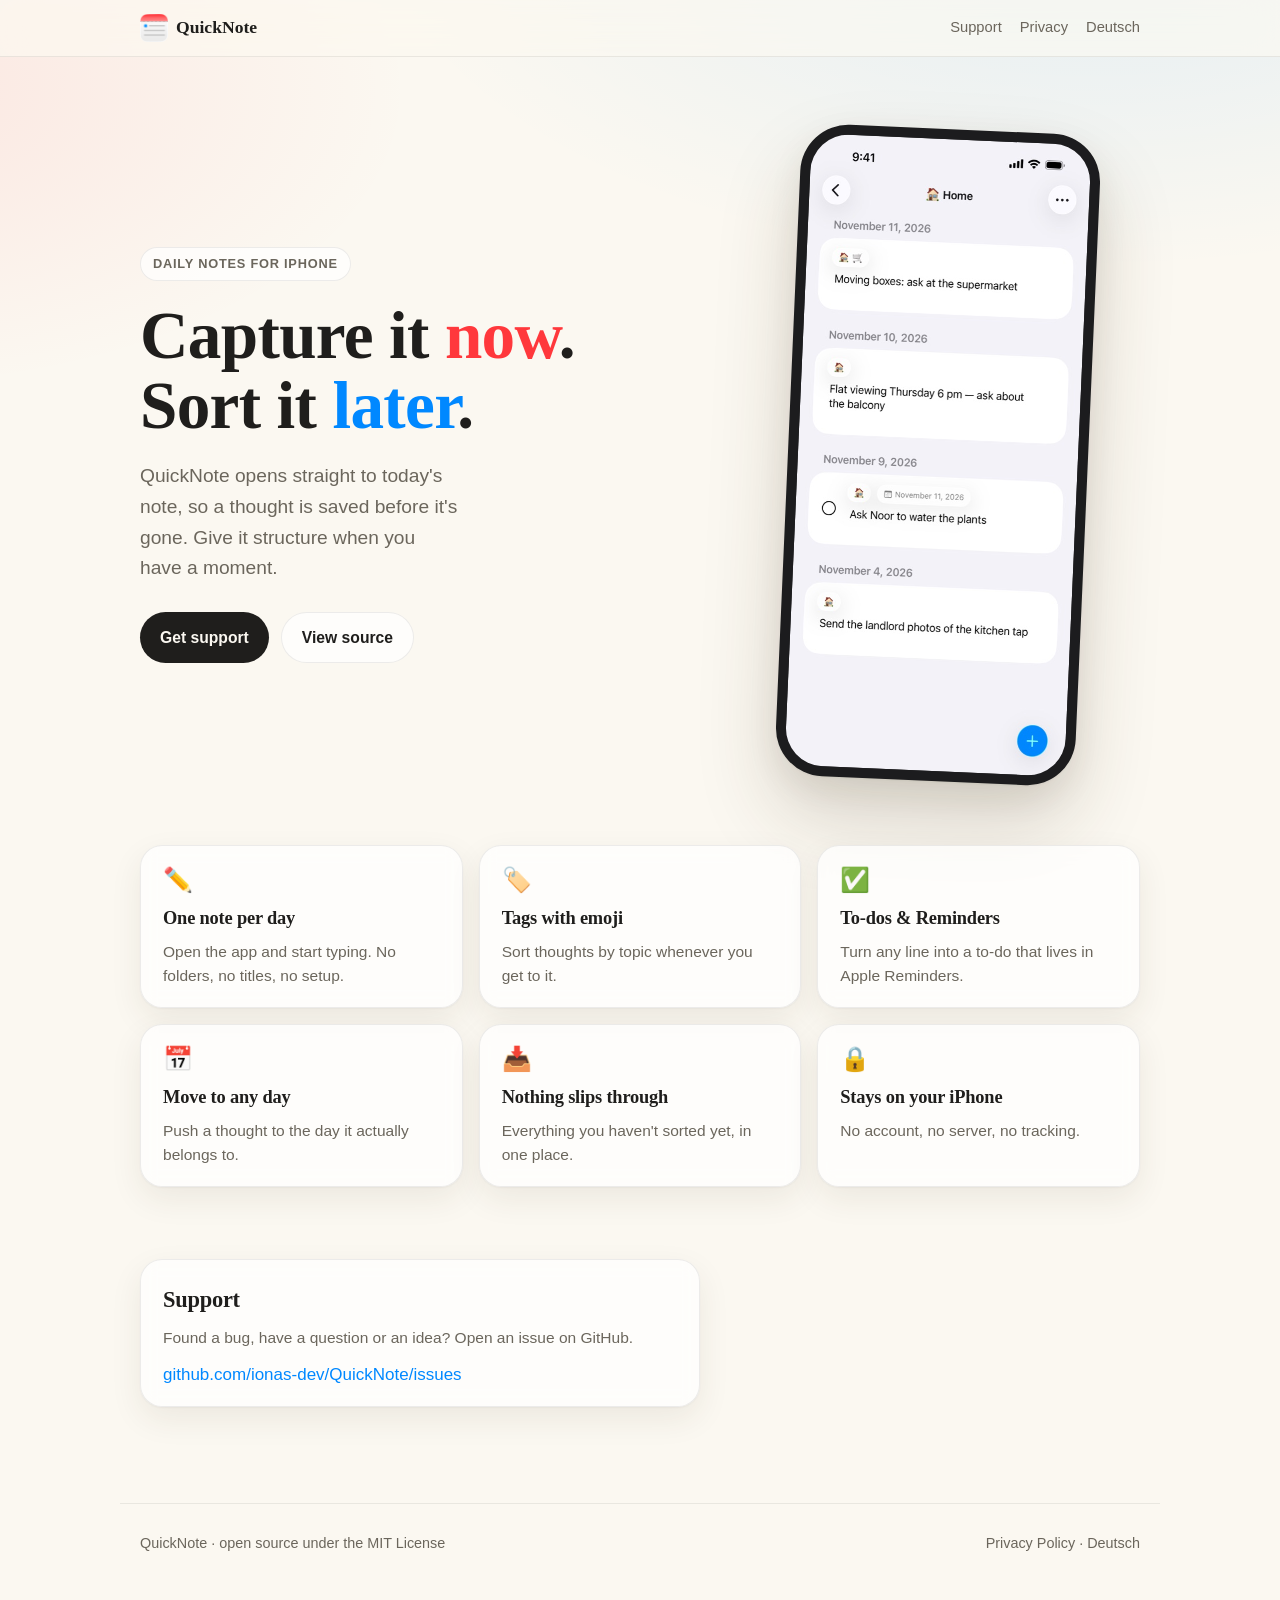
<file: site/index.html>
<!doctype html>
<html lang="en">
<head>
  <meta charset="utf-8">
  <meta name="viewport" content="width=device-width, initial-scale=1">
  <title>QuickNote</title>
  <meta name="description" content="QuickNote — daily notes for iPhone. Capture now, sort later.">
  <link rel="icon" type="image/png" href="icon.png">
  <link rel="apple-touch-icon" href="icon.png">
  <link rel="stylesheet" href="style.css">
</head>
<body>
<header class="bar">
  <div class="bar-inner">
    <a class="brand" href="index.html">
      <picture>
        <source srcset="icon-dark.png" media="(prefers-color-scheme: dark)">
        <img src="icon.png" alt="" width="28" height="28">
      </picture>
      QuickNote
    </a>
    <nav class="links">
      <a href="#support">Support</a>
      <a href="privacy.html">Privacy</a>
      <a href="de.html" lang="de">Deutsch</a>
    </nav>
  </div>
</header>

<main>
  <section class="hero">
    <div>
      <span class="eyebrow">Daily notes for iPhone</span>
      <h1>Capture it <span class="coral">now</span>.<br>Sort it <span class="blue">later</span>.</h1>
      <p>QuickNote opens straight to today's note, so a thought is saved before it's gone. Give it structure when you have a moment.</p>
      <div class="actions">
        <a class="button" href="#support">Get support</a>
        <a class="button secondary" href="https://github.com/ionas-dev/QuickNote">View source</a>
      </div>
    </div>
    <div class="phone">
      <picture>
        <source srcset="screenshot-dark.jpg" media="(prefers-color-scheme: dark)">
        <img src="screenshot.jpg" alt="QuickNote showing notes tagged Home across several days" width="506" height="1100">
      </picture>
    </div>
  </section>

  <section class="features">
    <div class="card">
      <div class="icon">✏️</div>
      <h3>One note per day</h3>
      <p>Open the app and start typing. No folders, no titles, no setup.</p>
    </div>
    <div class="card">
      <div class="icon">🏷️</div>
      <h3>Tags with emoji</h3>
      <p>Sort thoughts by topic whenever you get to it.</p>
    </div>
    <div class="card">
      <div class="icon">✅</div>
      <h3>To-dos &amp; Reminders</h3>
      <p>Turn any line into a to-do that lives in Apple Reminders.</p>
    </div>
    <div class="card">
      <div class="icon">📅</div>
      <h3>Move to any day</h3>
      <p>Push a thought to the day it actually belongs to.</p>
    </div>
    <div class="card">
      <div class="icon">📥</div>
      <h3>Nothing slips through</h3>
      <p>Everything you haven't sorted yet, in one place.</p>
    </div>
    <div class="card">
      <div class="icon">🔒</div>
      <h3>Stays on your iPhone</h3>
      <p>No account, no server, no tracking.</p>
    </div>
  </section>

  <section class="support" id="support">
    <div class="card">
      <h2>Support</h2>
      <p>Found a bug, have a question or an idea? Open an issue on GitHub.</p>
      <a href="https://github.com/ionas-dev/QuickNote/issues">github.com/ionas-dev/QuickNote/issues</a>
    </div>
  </section>
</main>

<footer>
  <span>QuickNote · open source under the MIT License</span>
  <span><a href="privacy.html">Privacy Policy</a> · <a href="de.html" lang="de">Deutsch</a></span>
</footer>
</body>
</html>
</file>
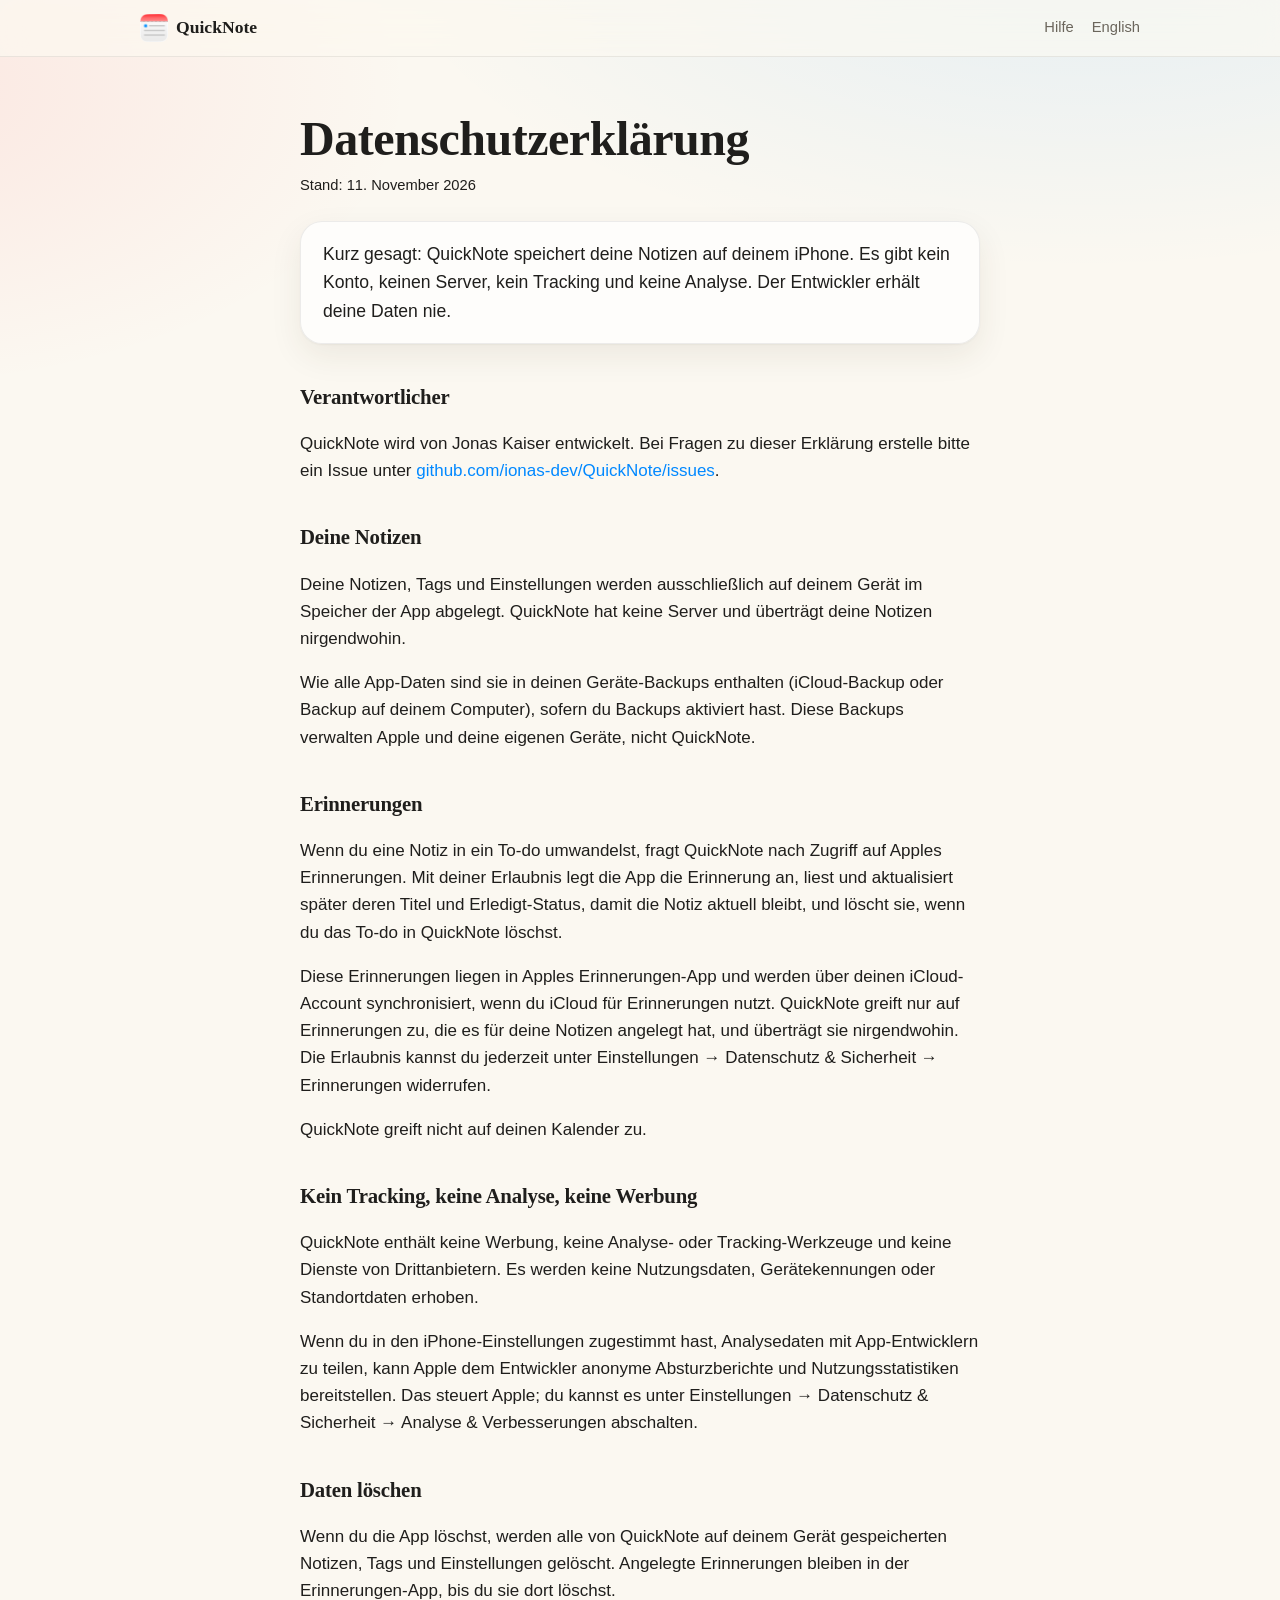
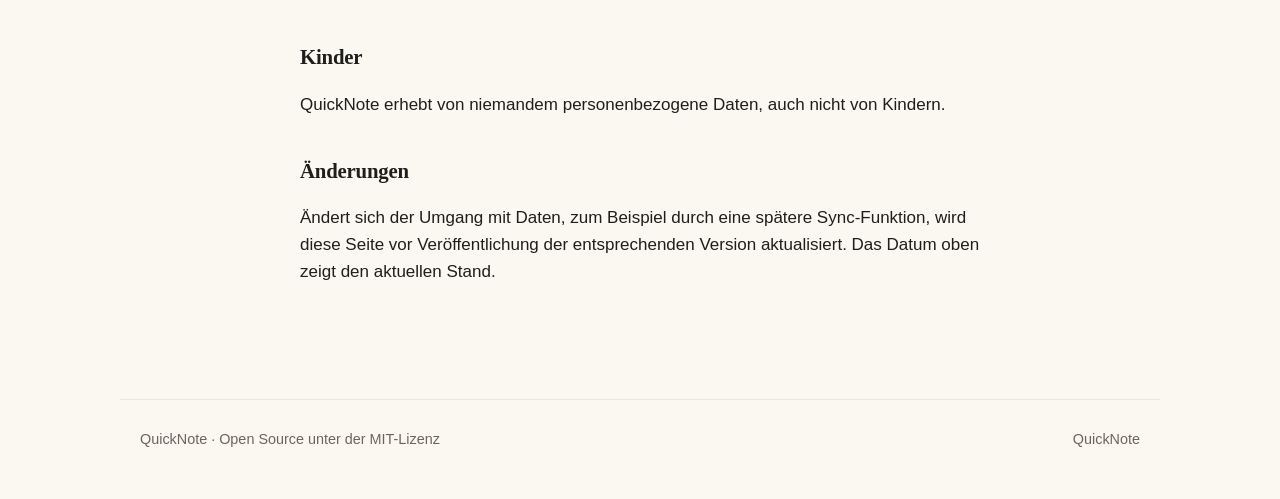
<file: site/datenschutz.html>
<!doctype html>
<html lang="de">
<head>
  <meta charset="utf-8">
  <meta name="viewport" content="width=device-width, initial-scale=1">
  <title>Datenschutzerklärung · QuickNote</title>
  <link rel="icon" type="image/png" href="icon.png">
  <link rel="apple-touch-icon" href="icon.png">
  <link rel="stylesheet" href="style.css">
</head>
<body>
<header class="bar">
  <div class="bar-inner">
    <a class="brand" href="de.html">
      <picture>
        <source srcset="icon-dark.png" media="(prefers-color-scheme: dark)">
        <img src="icon.png" alt="" width="28" height="28">
      </picture>
      QuickNote
    </a>
    <nav class="links">
      <a href="de.html#hilfe">Hilfe</a>
      <a href="privacy.html">English</a>
    </nav>
  </div>
</header>

<main class="prose">

  <h1>Datenschutzerklärung</h1>
  <p class="meta">Stand: 11. November 2026</p>

  <p class="lead">Kurz gesagt: QuickNote speichert deine Notizen auf deinem iPhone. Es gibt kein Konto, keinen Server, kein Tracking und keine Analyse. Der Entwickler erhält deine Daten nie.</p>

  <h2>Verantwortlicher</h2>
  <p>QuickNote wird von Jonas Kaiser entwickelt. Bei Fragen zu dieser Erklärung erstelle bitte ein Issue unter
    <a href="https://github.com/ionas-dev/QuickNote/issues">github.com/ionas-dev/QuickNote/issues</a>.</p>

  <h2>Deine Notizen</h2>
  <p>Deine Notizen, Tags und Einstellungen werden ausschließlich auf deinem Gerät im Speicher der App abgelegt. QuickNote hat keine Server und überträgt deine Notizen nirgendwohin.</p>
  <p>Wie alle App-Daten sind sie in deinen Geräte-Backups enthalten (iCloud-Backup oder Backup auf deinem Computer), sofern du Backups aktiviert hast. Diese Backups verwalten Apple und deine eigenen Geräte, nicht QuickNote.</p>

  <h2>Erinnerungen</h2>
  <p>Wenn du eine Notiz in ein To-do umwandelst, fragt QuickNote nach Zugriff auf Apples Erinnerungen. Mit deiner Erlaubnis legt die App die Erinnerung an, liest und aktualisiert später deren Titel und Erledigt-Status, damit die Notiz aktuell bleibt, und löscht sie, wenn du das To-do in QuickNote löschst.</p>
  <p>Diese Erinnerungen liegen in Apples Erinnerungen-App und werden über deinen iCloud-Account synchronisiert, wenn du iCloud für Erinnerungen nutzt. QuickNote greift nur auf Erinnerungen zu, die es für deine Notizen angelegt hat, und überträgt sie nirgendwohin. Die Erlaubnis kannst du jederzeit unter Einstellungen → Datenschutz &amp; Sicherheit → Erinnerungen widerrufen.</p>
  <p>QuickNote greift nicht auf deinen Kalender zu.</p>

  <h2>Kein Tracking, keine Analyse, keine Werbung</h2>
  <p>QuickNote enthält keine Werbung, keine Analyse- oder Tracking-Werkzeuge und keine Dienste von Drittanbietern. Es werden keine Nutzungsdaten, Gerätekennungen oder Standortdaten erhoben.</p>
  <p>Wenn du in den iPhone-Einstellungen zugestimmt hast, Analysedaten mit App-Entwicklern zu teilen, kann Apple dem Entwickler anonyme Absturzberichte und Nutzungsstatistiken bereitstellen. Das steuert Apple; du kannst es unter Einstellungen → Datenschutz &amp; Sicherheit → Analyse &amp; Verbesserungen abschalten.</p>

  <h2>Daten löschen</h2>
  <p>Wenn du die App löschst, werden alle von QuickNote auf deinem Gerät gespeicherten Notizen, Tags und Einstellungen gelöscht. Angelegte Erinnerungen bleiben in der Erinnerungen-App, bis du sie dort löschst.</p>

  <h2>Kinder</h2>
  <p>QuickNote erhebt von niemandem personenbezogene Daten, auch nicht von Kindern.</p>

  <h2>Änderungen</h2>
  <p>Ändert sich der Umgang mit Daten, zum Beispiel durch eine spätere Sync-Funktion, wird diese Seite vor Veröffentlichung der entsprechenden Version aktualisiert. Das Datum oben zeigt den aktuellen Stand.</p>

</main>

<footer>
  <span>QuickNote · Open Source unter der MIT-Lizenz</span>
  <span><a href="de.html">QuickNote</a></span>
</footer>
</body>
</html>
</file>
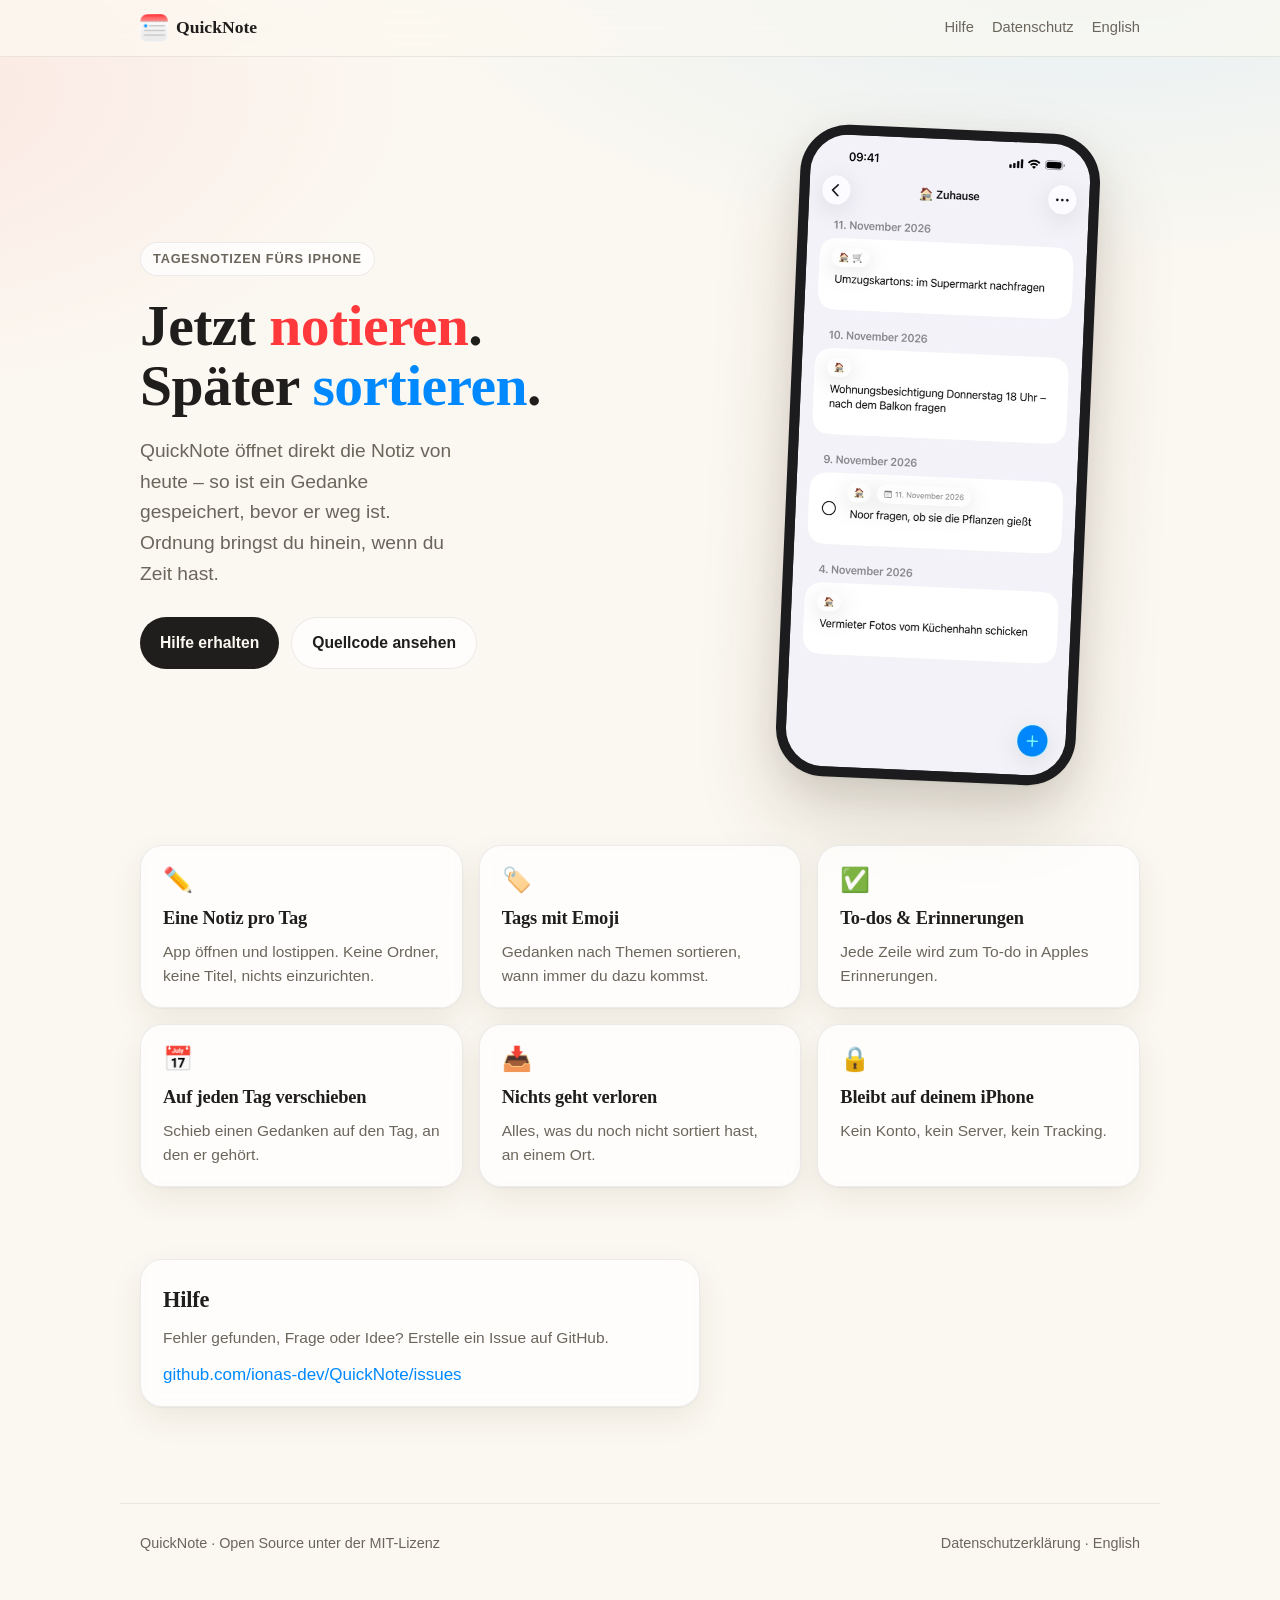
<file: site/de.html>
<!doctype html>
<html lang="de">
<head>
  <meta charset="utf-8">
  <meta name="viewport" content="width=device-width, initial-scale=1">
  <title>QuickNote</title>
  <meta name="description" content="QuickNote – Tagesnotizen fürs iPhone. Jetzt notieren, später sortieren.">
  <link rel="icon" type="image/png" href="icon.png">
  <link rel="apple-touch-icon" href="icon.png">
  <link rel="stylesheet" href="style.css">
</head>
<body>
<header class="bar">
  <div class="bar-inner">
    <a class="brand" href="de.html">
      <picture>
        <source srcset="icon-dark.png" media="(prefers-color-scheme: dark)">
        <img src="icon.png" alt="" width="28" height="28">
      </picture>
      QuickNote
    </a>
    <nav class="links">
      <a href="#hilfe">Hilfe</a>
      <a href="datenschutz.html">Datenschutz</a>
      <a href="index.html" lang="en">English</a>
    </nav>
  </div>
</header>

<main>
  <section class="hero">
    <div>
      <span class="eyebrow">Tagesnotizen fürs iPhone</span>
      <h1>Jetzt <span class="coral">notieren</span>.<br>Später <span class="blue">sortieren</span>.</h1>
      <p>QuickNote öffnet direkt die Notiz von heute – so ist ein Gedanke gespeichert, bevor er weg ist. Ordnung bringst du hinein, wenn du Zeit hast.</p>
      <div class="actions">
        <a class="button" href="#hilfe">Hilfe erhalten</a>
        <a class="button secondary" href="https://github.com/ionas-dev/QuickNote">Quellcode ansehen</a>
      </div>
    </div>
    <div class="phone">
      <picture>
        <source srcset="screenshot-de-dark.jpg" media="(prefers-color-scheme: dark)">
        <img src="screenshot-de.jpg" alt="QuickNote zeigt Notizen mit dem Tag Zuhause über mehrere Tage" width="506" height="1100">
      </picture>
    </div>
  </section>

  <section class="features">
    <div class="card">
      <div class="icon">✏️</div>
      <h3>Eine Notiz pro Tag</h3>
      <p>App öffnen und lostippen. Keine Ordner, keine Titel, nichts einzurichten.</p>
    </div>
    <div class="card">
      <div class="icon">🏷️</div>
      <h3>Tags mit Emoji</h3>
      <p>Gedanken nach Themen sortieren, wann immer du dazu kommst.</p>
    </div>
    <div class="card">
      <div class="icon">✅</div>
      <h3>To-dos &amp; Erinnerungen</h3>
      <p>Jede Zeile wird zum To-do in Apples Erinnerungen.</p>
    </div>
    <div class="card">
      <div class="icon">📅</div>
      <h3>Auf jeden Tag verschieben</h3>
      <p>Schieb einen Gedanken auf den Tag, an den er gehört.</p>
    </div>
    <div class="card">
      <div class="icon">📥</div>
      <h3>Nichts geht verloren</h3>
      <p>Alles, was du noch nicht sortiert hast, an einem Ort.</p>
    </div>
    <div class="card">
      <div class="icon">🔒</div>
      <h3>Bleibt auf deinem iPhone</h3>
      <p>Kein Konto, kein Server, kein Tracking.</p>
    </div>
  </section>

  <section class="support" id="hilfe">
    <div class="card">
      <h2>Hilfe</h2>
      <p>Fehler gefunden, Frage oder Idee? Erstelle ein Issue auf GitHub.</p>
      <a href="https://github.com/ionas-dev/QuickNote/issues">github.com/ionas-dev/QuickNote/issues</a>
    </div>
  </section>
</main>

<footer>
  <span>QuickNote · Open Source unter der MIT-Lizenz</span>
  <span><a href="datenschutz.html">Datenschutzerklärung</a> · <a href="index.html" lang="en">English</a></span>
</footer>
</body>
</html>
</file>
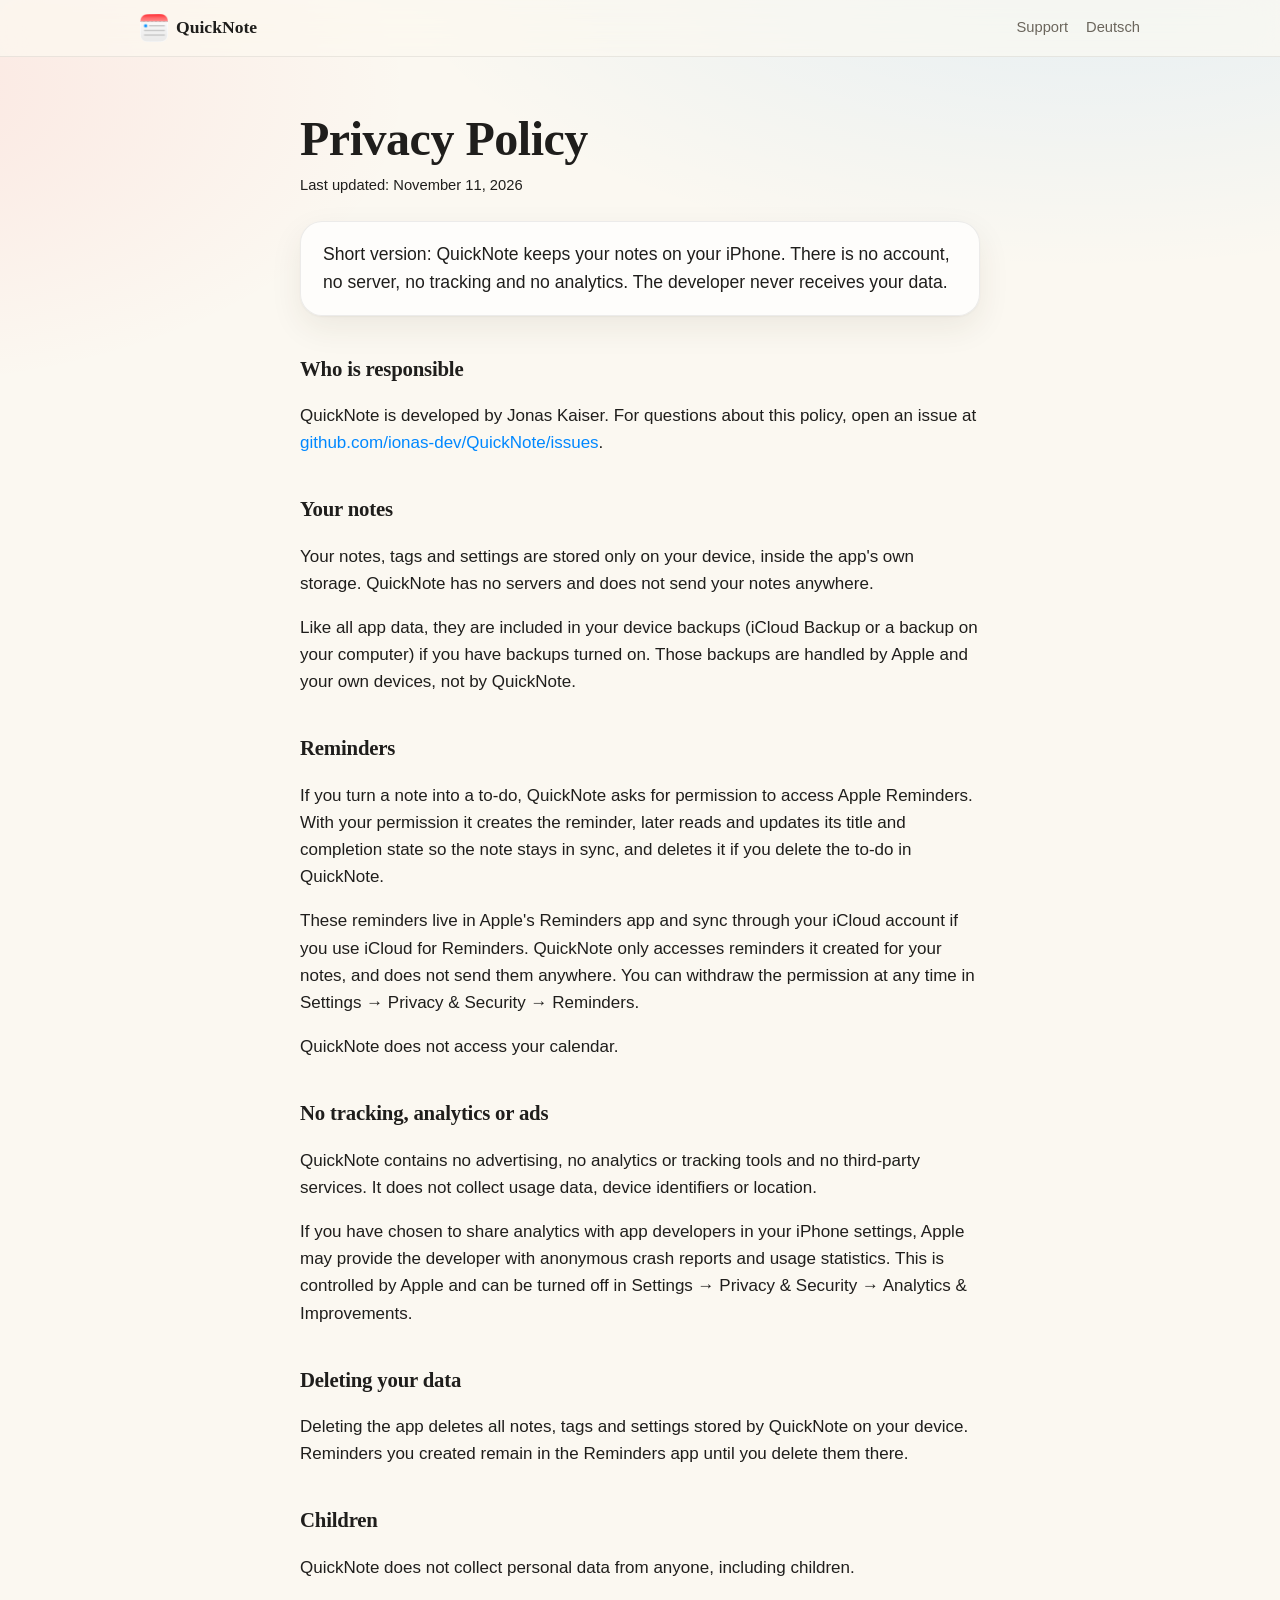
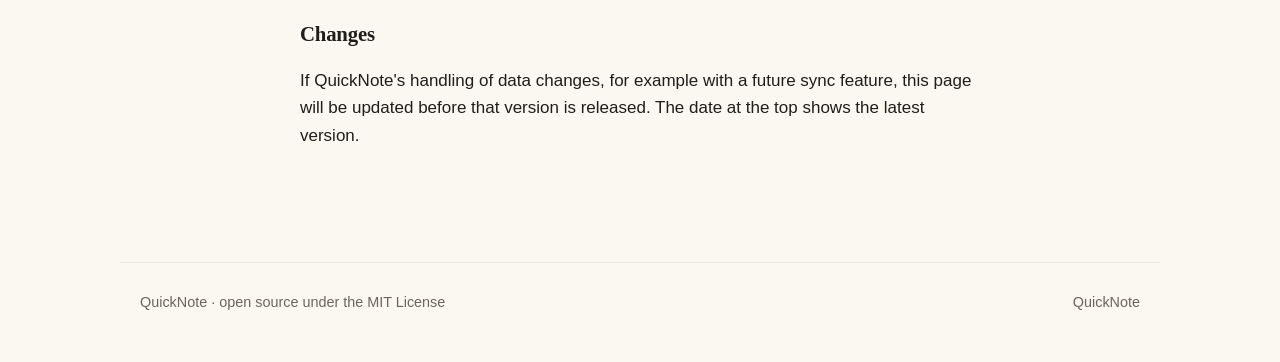
<file: site/privacy.html>
<!doctype html>
<html lang="en">
<head>
  <meta charset="utf-8">
  <meta name="viewport" content="width=device-width, initial-scale=1">
  <title>Privacy Policy · QuickNote</title>
  <link rel="icon" type="image/png" href="icon.png">
  <link rel="apple-touch-icon" href="icon.png">
  <link rel="stylesheet" href="style.css">
</head>
<body>
<header class="bar">
  <div class="bar-inner">
    <a class="brand" href="index.html">
      <picture>
        <source srcset="icon-dark.png" media="(prefers-color-scheme: dark)">
        <img src="icon.png" alt="" width="28" height="28">
      </picture>
      QuickNote
    </a>
    <nav class="links">
      <a href="index.html#support">Support</a>
      <a href="datenschutz.html">Deutsch</a>
    </nav>
  </div>
</header>

<main class="prose">

  <h1>Privacy Policy</h1>
  <p class="meta">Last updated: November 11, 2026</p>

  <p class="lead">Short version: QuickNote keeps your notes on your iPhone. There is no account, no server, no tracking and no analytics. The developer never receives your data.</p>

  <h2>Who is responsible</h2>
  <p>QuickNote is developed by Jonas Kaiser. For questions about this policy, open an issue at
    <a href="https://github.com/ionas-dev/QuickNote/issues">github.com/ionas-dev/QuickNote/issues</a>.</p>

  <h2>Your notes</h2>
  <p>Your notes, tags and settings are stored only on your device, inside the app's own storage. QuickNote has no servers and does not send your notes anywhere.</p>
  <p>Like all app data, they are included in your device backups (iCloud Backup or a backup on your computer) if you have backups turned on. Those backups are handled by Apple and your own devices, not by QuickNote.</p>

  <h2>Reminders</h2>
  <p>If you turn a note into a to-do, QuickNote asks for permission to access Apple Reminders. With your permission it creates the reminder, later reads and updates its title and completion state so the note stays in sync, and deletes it if you delete the to-do in QuickNote.</p>
  <p>These reminders live in Apple's Reminders app and sync through your iCloud account if you use iCloud for Reminders. QuickNote only accesses reminders it created for your notes, and does not send them anywhere. You can withdraw the permission at any time in Settings → Privacy &amp; Security → Reminders.</p>
  <p>QuickNote does not access your calendar.</p>

  <h2>No tracking, analytics or ads</h2>
  <p>QuickNote contains no advertising, no analytics or tracking tools and no third-party services. It does not collect usage data, device identifiers or location.</p>
  <p>If you have chosen to share analytics with app developers in your iPhone settings, Apple may provide the developer with anonymous crash reports and usage statistics. This is controlled by Apple and can be turned off in Settings → Privacy &amp; Security → Analytics &amp; Improvements.</p>

  <h2>Deleting your data</h2>
  <p>Deleting the app deletes all notes, tags and settings stored by QuickNote on your device. Reminders you created remain in the Reminders app until you delete them there.</p>

  <h2>Children</h2>
  <p>QuickNote does not collect personal data from anyone, including children.</p>

  <h2>Changes</h2>
  <p>If QuickNote's handling of data changes, for example with a future sync feature, this page will be updated before that version is released. The date at the top shows the latest version.</p>

</main>

<footer>
  <span>QuickNote · open source under the MIT License</span>
  <span><a href="index.html">QuickNote</a></span>
</footer>
</body>
</html>
</file>
<file: site/style.css>
:root {
  --bg: #fbf8f1;
  --bg-soft: #f4efe4;
  --card: rgba(255, 255, 255, 0.72);
  --ink: #1f1e1c;
  --muted: #6b665c;
  --line: rgba(31, 30, 28, 0.08);
  --coral: #ff383c;
  --blue: #0088ff;
  --radius: 22px;
  --shadow: 0 1px 2px rgba(0, 0, 0, 0.04), 0 12px 32px rgba(60, 45, 20, 0.08);
  color-scheme: light dark;
}

@media (prefers-color-scheme: dark) {
  :root {
    --bg: #121110;
    --bg-soft: #1b1a18;
    --card: rgba(255, 255, 255, 0.05);
    --ink: #f1ede5;
    --muted: #a29c90;
    --line: rgba(255, 255, 255, 0.08);
    --coral: #ff5a5d;
    --blue: #3ba3ff;
    --shadow: 0 1px 2px rgba(0, 0, 0, 0.3), 0 12px 32px rgba(0, 0, 0, 0.35);
  }
}

* { box-sizing: border-box; }

html { -webkit-text-size-adjust: 100%; }

body {
  margin: 0;
  background:
    radial-gradient(1200px 600px at 85% -10%, color-mix(in srgb, var(--blue) 10%, transparent), transparent 60%),
    radial-gradient(900px 500px at -10% 10%, color-mix(in srgb, var(--coral) 9%, transparent), transparent 60%),
    var(--bg);
  background-attachment: fixed;
  color: var(--ink);
  font: 17px/1.6 -apple-system, BlinkMacSystemFont, "SF Pro Text", "Segoe UI", Roboto, sans-serif;
  -webkit-font-smoothing: antialiased;
}

a { color: var(--blue); text-decoration: none; }
a:hover { text-decoration: underline; }

/* Top bar */
.bar {
  position: sticky;
  top: 0;
  z-index: 10;
  backdrop-filter: saturate(180%) blur(16px);
  -webkit-backdrop-filter: saturate(180%) blur(16px);
  background: color-mix(in srgb, var(--bg) 72%, transparent);
  border-bottom: 1px solid var(--line);
}
.bar-inner {
  max-width: 1040px;
  margin: 0 auto;
  padding: 14px 20px;
  display: flex;
  align-items: center;
  justify-content: space-between;
  gap: 16px;
}
.brand {
  font: 600 1.1rem/1 ui-serif, "New York", Georgia, serif;
  color: var(--ink);
  display: inline-flex;
  align-items: center;
  gap: 8px;
}
.brand img { display: block; width: 28px; height: 28px; }

.links { display: flex; gap: 18px; font-size: 0.92rem; flex-wrap: wrap; }
.links a { color: var(--muted); }
.links a:hover { color: var(--ink); text-decoration: none; }

main { max-width: 1040px; margin: 0 auto; padding: 0 20px 96px; }

/* Hero */
.hero {
  display: grid;
  grid-template-columns: 1.15fr 0.85fr;
  align-items: center;
  gap: 48px;
  padding: 72px 0 56px;
}
.eyebrow {
  display: inline-block;
  font-size: 0.8rem;
  font-weight: 600;
  letter-spacing: 0.06em;
  text-transform: uppercase;
  color: var(--muted);
  background: var(--card);
  border: 1px solid var(--line);
  padding: 6px 12px;
  border-radius: 999px;
  margin-bottom: 20px;
}
h1, h2, h3 { font-family: ui-serif, "New York", Georgia, serif; font-weight: 600; letter-spacing: -0.01em; }
.hero h1 { font-size: clamp(2.6rem, 6vw, 4.2rem); line-height: 1.04; margin: 0 0 20px; }
/* German words are longer: keep "Später sortieren." on one line */
.hero h1:lang(de) { font-size: clamp(2.3rem, 5vw, 3.6rem); }
.coral { color: var(--coral); }
.blue { color: var(--blue); }
.hero p { font-size: 1.2rem; color: var(--muted); max-width: 30ch; margin: 0 0 28px; }
.actions { display: flex; gap: 12px; flex-wrap: wrap; }
.button {
  display: inline-flex;
  align-items: center;
  padding: 12px 20px;
  border-radius: 999px;
  font-weight: 600;
  font-size: 0.98rem;
  background: var(--ink);
  color: var(--bg);
}
.button.secondary { background: var(--card); color: var(--ink); border: 1px solid var(--line); }
.button:hover { text-decoration: none; opacity: 0.9; }

.phone {
  justify-self: center;
  width: min(300px, 70vw);
  aspect-ratio: 506 / 1100;
  border-radius: 48px;
  padding: 10px;
  background: #1c1c1e;
  box-shadow: var(--shadow), 0 40px 80px rgba(60, 45, 20, 0.18);
  transform: rotate(2.5deg);
}
.phone img { display: block; width: 100%; height: 100%; border-radius: 38px; }

/* Feature cards */
.features {
  display: grid;
  grid-template-columns: repeat(3, 1fr);
  gap: 16px;
  margin: 8px 0 72px;
}
.card {
  background: var(--card);
  border: 1px solid var(--line);
  border-radius: var(--radius);
  padding: 22px 22px 18px;
  box-shadow: var(--shadow);
  backdrop-filter: blur(8px);
  -webkit-backdrop-filter: blur(8px);
}
.card .icon { font-size: 1.5rem; line-height: 1; margin-bottom: 12px; }
.card h3 { font-size: 1.15rem; margin: 0 0 6px; }
.card p { margin: 0; color: var(--muted); font-size: 0.97rem; }

/* Support block */
.support { max-width: 560px; }
.support h2 { font-size: 1.4rem; margin: 0 0 8px; }
.support p { margin: 0 0 10px; color: var(--muted); }

/* Text pages (privacy) */
.prose { max-width: 720px; margin: 0 auto; padding-top: 56px; }
.prose h1 {
  font-size: clamp(1.9rem, 7vw, 3rem);
  line-height: 1.1;
  margin: 0 0 8px;
  hyphens: auto;
  overflow-wrap: break-word;
}
.prose h2 { font-size: 1.3rem; margin: 36px 0 8px; }
.prose p, .prose li { color: var(--ink); }
.prose .lead {
  font-size: 1.1rem;
  background: var(--card);
  border: 1px solid var(--line);
  border-radius: var(--radius);
  padding: 18px 22px;
  margin: 24px 0 8px;
  box-shadow: var(--shadow);
}
.meta { color: var(--muted); font-size: 0.92rem; margin: 0; }

footer {
  max-width: 1040px;
  margin: 0 auto;
  padding: 28px 20px 48px;
  border-top: 1px solid var(--line);
  color: var(--muted);
  font-size: 0.9rem;
  display: flex;
  justify-content: space-between;
  gap: 12px;
  flex-wrap: wrap;
}
footer a { color: var(--muted); }

@media (max-width: 820px) {
  .hero { grid-template-columns: 1fr; padding-top: 48px; gap: 40px; text-align: left; }
  .phone { width: min(260px, 68vw); }
  .features { grid-template-columns: 1fr; }
}

@media (max-width: 480px) {
  .bar-inner { padding: 12px 16px; }
  .links { gap: 14px; font-size: 0.86rem; flex-wrap: nowrap; white-space: nowrap; }
  main { padding: 0 16px 72px; }
  footer { padding: 24px 16px 40px; }
}
</file>
